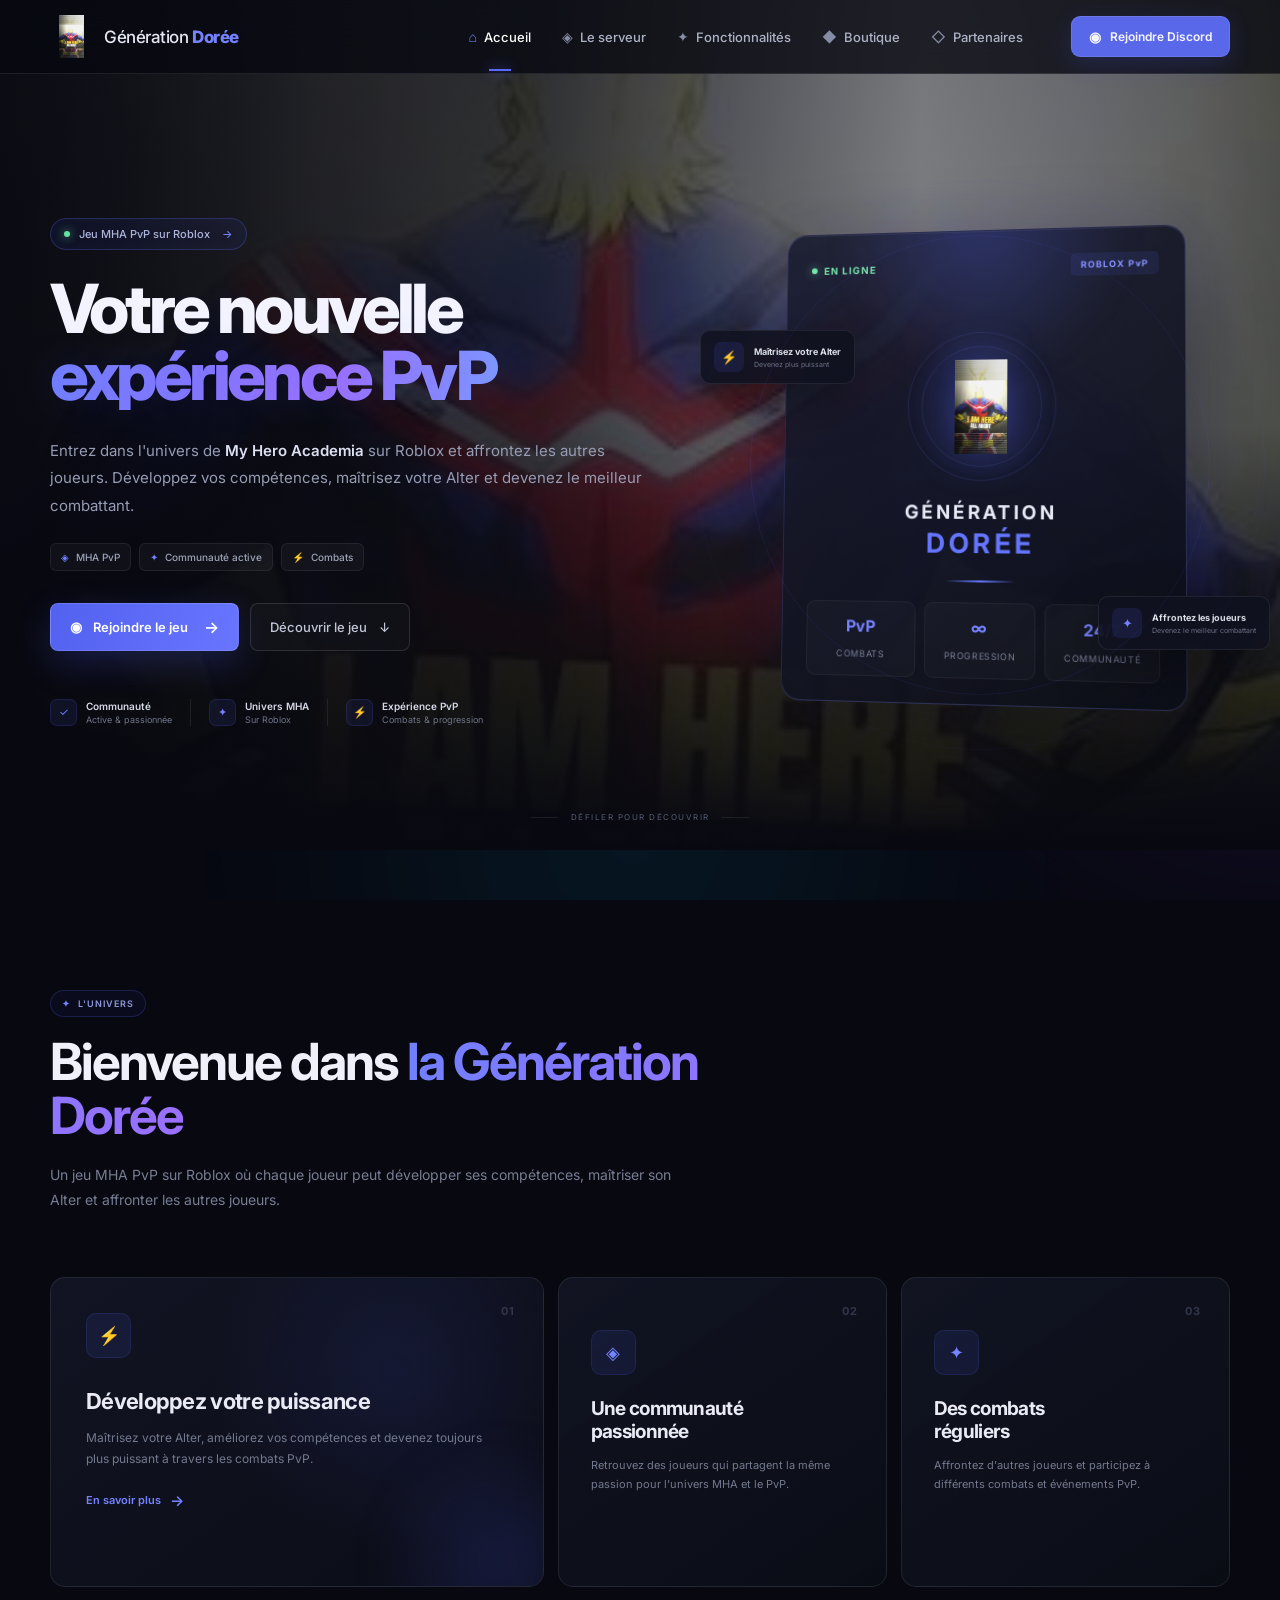
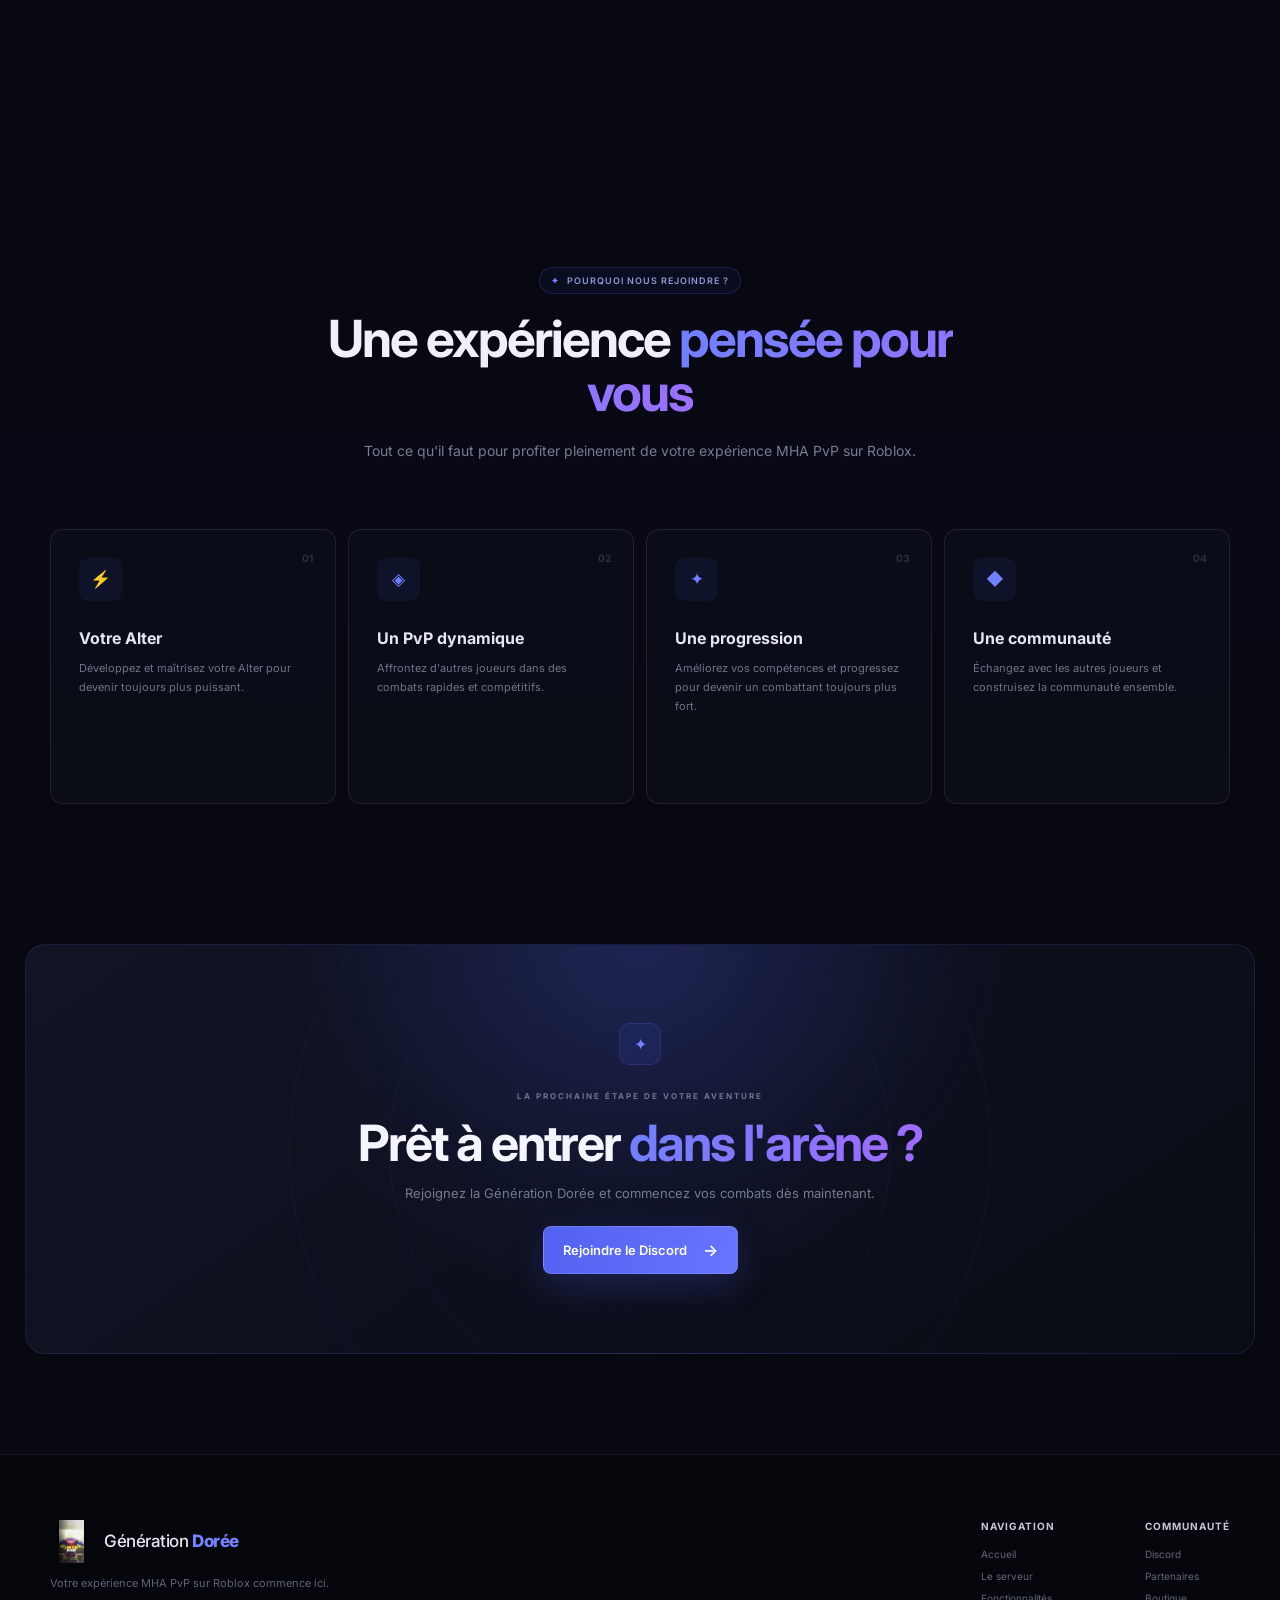
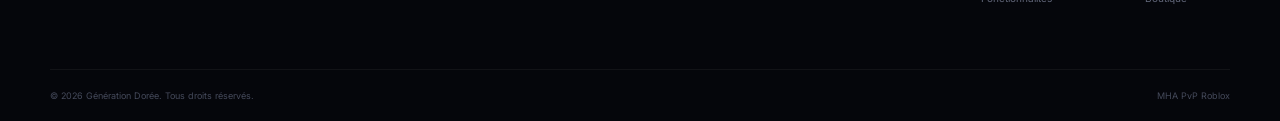
<file: index.html>
<!DOCTYPE html>
<html lang="fr">
<head>
    <meta charset="UTF-8">

    <meta name="viewport" content="width=device-width, initial-scale=1.0">

    <meta
        name="description"
        content="Génération Dorée — Jeu MHA PvP sur Roblox. Rejoignez la communauté et affrontez d'autres joueurs."
    >

    <title>Génération Dorée — MHA PvP</title>

    <link rel="stylesheet" href="css/style.css">

    <link
        rel="preconnect"
        href="https://fonts.googleapis.com"
    >

    <link
        rel="preconnect"
        href="https://fonts.googleapis.com"
        crossorigin
    >

    <link
        href="https://fonts.googleapis.com/css2?family=Inter:wght@400;500;600;700;800&display=swap"
        rel="stylesheet"
    >
</head>

<body>

    <!-- ==========================================
         BACKGROUND
    ========================================== -->

    <div class="background-effects">

        <div class="glow glow-blue"></div>
        <div class="glow glow-purple"></div>
        <div class="glow glow-cyan"></div>

        <div class="grid"></div>

    </div>


    <!-- ==========================================
         NAVBAR
    ========================================== -->

    <header class="navbar">

        <div class="navbar-container">

            <a href="index.html" class="brand">

                <div class="brand-logo">
                    <img
                        src="assets/fondacc/fondacc.png"
                        alt="Génération Dorée"
                    >
                </div>

                <div class="brand-name">
                    <span>Génération</span>
                    <strong>Dorée</strong>
                </div>

            </a>


            <nav class="nav-links">

                <a href="#accueil" class="nav-link active">
                    <span class="nav-icon">⌂</span>
                    Accueil
                </a>

                <a href="#serveur" class="nav-link">
                    <span class="nav-icon">◈</span>
                    Le serveur
                </a>

                <a href="#fonctionnalites" class="nav-link">
                    <span class="nav-icon">✦</span>
                    Fonctionnalités
                </a>

                <a href="abonnement.html" class="nav-link">
                    <span class="nav-icon">◆</span>
                    Boutique
                </a>

                <a href="partenaire.html" class="nav-link">
                    <span class="nav-icon">◇</span>
                    Partenaires
                </a>

            </nav>


            <div class="navbar-actions">

                <a
                    href="https://discord.gg/"
                    target="_blank"
                    class="discord-button"
                >
                    <span class="discord-icon">◉</span>
                    Rejoindre Discord
                </a>

            </div>


            <button
                class="mobile-menu-button"
                id="mobileMenuButton"
                aria-label="Ouvrir le menu"
            >
                <span></span>
                <span></span>
                <span></span>
            </button>

        </div>

    </header>


    <!-- ==========================================
         MOBILE MENU
    ========================================== -->

    <div class="mobile-menu" id="mobileMenu">

        <a href="#accueil">Accueil</a>
        <a href="#serveur">Le serveur</a>
        <a href="#fonctionnalites">Fonctionnalités</a>
        <a href="abonnement.html">Boutique</a>
        <a href="partenaire.html">Partenaires</a>

        <a
            href="https://discord.gg/"
            target="_blank"
            class="mobile-discord"
        >
            Rejoindre Discord
        </a>

    </div>


    <main>


        <!-- ==========================================
             HERO
        ========================================== -->

        <section class="hero" id="accueil">

            <div class="hero-content">


                <div class="hero-badge">

                    <span class="badge-dot"></span>

                    <span>
                        Jeu MHA PvP sur Roblox
                    </span>

                    <span class="badge-arrow">
                        →
                    </span>

                </div>


                <h1>

                    Votre nouvelle
                    <span>expérience PvP</span>

                </h1>


                <p class="hero-description">

                    Entrez dans l'univers de
                    <strong>My Hero Academia</strong>
                    sur Roblox et affrontez les autres joueurs.
                    Développez vos compétences, maîtrisez votre Alter
                    et devenez le meilleur combattant.

                </p>


                <div class="hero-tags">

                    <div class="hero-tag">
                        <span>◈</span>
                        MHA PvP
                    </div>

                    <div class="hero-tag">
                        <span>✦</span>
                        Communauté active
                    </div>

                    <div class="hero-tag">
                        <span>⚡</span>
                        Combats
                    </div>

                </div>


                <div class="hero-buttons">

                    <a
                        href="https://discord.gg/"
                        target="_blank"
                        class="primary-button"
                    >

                        <span class="button-icon">
                            ◉
                        </span>

                        Rejoindre le jeu

                        <span class="button-arrow">
                            →
                        </span>

                    </a>


                    <a
                        href="#serveur"
                        class="secondary-button"
                    >

                        Découvrir le jeu

                        <span>
                            ↓
                        </span>

                    </a>

                </div>


                <div class="hero-info">

                    <div class="info-item">

                        <div class="info-icon">
                            ✓
                        </div>

                        <div>
                            <strong>Communauté</strong>
                            <span>Active & passionnée</span>
                        </div>

                    </div>


                    <div class="info-separator"></div>


                    <div class="info-item">

                        <div class="info-icon">
                            ✦
                        </div>

                        <div>
                            <strong>Univers MHA</strong>
                            <span>Sur Roblox</span>
                        </div>

                    </div>


                    <div class="info-separator"></div>


                    <div class="info-item">

                        <div class="info-icon">
                            ⚡
                        </div>

                        <div>
                            <strong>Expérience PvP</strong>
                            <span>Combats & progression</span>
                        </div>

                    </div>

                </div>

            </div>


            <!-- HERO VISUAL -->

            <div class="hero-visual">

                <div class="visual-glow"></div>


                <div class="visual-card">

                    <div class="card-top">

                        <span class="card-status">
                            <i></i>
                            EN LIGNE
                        </span>

                        <span class="card-label">
                            ROBLOX PvP
                        </span>

                    </div>


                    <div class="visual-logo">

                        <img
                            src="assets/fondacc/fondacc.png"
                            alt="Logo MHA PvP"
                        >

                    </div>


                    <div class="visual-title">
                        GÉNÉRATION
                        <strong>DORÉE</strong>
                    </div>


                    <div class="visual-line"></div>


                    <div class="visual-stats">

                        <div>
                            <strong>PvP</strong>
                            <span>Combats</span>
                        </div>

                        <div>
                            <strong>∞</strong>
                            <span>Progression</span>
                        </div>

                        <div>
                            <strong>24/7</strong>
                            <span>Communauté</span>
                        </div>

                    </div>

                </div>


                <div class="floating-card floating-card-one">

                    <span class="floating-icon">
                        ⚡
                    </span>

                    <div>
                        <strong>Maîtrisez votre Alter</strong>
                        <small>Devenez plus puissant</small>
                    </div>

                </div>


                <div class="floating-card floating-card-two">

                    <span class="floating-icon">
                        ✦
                    </span>

                    <div>
                        <strong>Affrontez les joueurs</strong>
                        <small>Devenez le meilleur combattant</small>
                    </div>

                </div>


                <div class="visual-circle circle-one"></div>
                <div class="visual-circle circle-two"></div>

            </div>


            <div class="scroll-indicator">

                <span></span>

                <p>
                    Défiler pour découvrir
                </p>

                <span></span>

            </div>

        </section>


        <!-- ==========================================
             SERVER SECTION
        ========================================== -->

        <section class="server-section" id="serveur">

            <div class="section-container">


                <div class="section-heading">

                    <div class="section-badge">
                        <span>✦</span>
                        L'univers
                    </div>

                    <h2>
                        Bienvenue dans
                        <span>la Génération Dorée</span>
                    </h2>

                    <p>
                        Un jeu MHA PvP sur Roblox où chaque joueur
                        peut développer ses compétences, maîtriser
                        son Alter et affronter les autres joueurs.
                    </p>

                </div>


                <div class="server-grid">


                    <div class="server-main-card">

                        <div class="server-card-glow"></div>

                        <div class="server-card-content">

                            <div class="server-icon">
                                ⚡
                            </div>

                            <span class="server-number">
                                01
                            </span>

                            <h3>
                                Développez votre puissance
                            </h3>

                            <p>
                                Maîtrisez votre Alter, améliorez vos
                                compétences et devenez toujours plus
                                puissant à travers les combats PvP.
                            </p>

                            <a href="#" class="card-link">
                                En savoir plus
                                <span>→</span>
                            </a>

                        </div>

                    </div>


                    <div class="server-card">

                        <span class="card-number">
                            02
                        </span>

                        <div class="small-card-icon">
                            ◈
                        </div>

                        <h3>
                            Une communauté
                            <br>
                            passionnée
                        </h3>

                        <p>
                            Retrouvez des joueurs qui partagent
                            la même passion pour l'univers MHA
                            et le PvP.
                        </p>

                    </div>


                    <div class="server-card">

                        <span class="card-number">
                            03
                        </span>

                        <div class="small-card-icon">
                            ✦
                        </div>

                        <h3>
                            Des combats
                            <br>
                            réguliers
                        </h3>

                        <p>
                            Affrontez d'autres joueurs et participez
                            à différents combats et événements PvP.
                        </p>

                    </div>


                </div>

            </div>

        </section>


        <!-- ==========================================
             FEATURES
        ========================================== -->

        <section
            class="features-section"
            id="fonctionnalites"
        >

            <div class="section-container">


                <div class="section-heading center">

                    <div class="section-badge">
                        <span>✦</span>
                        Pourquoi nous rejoindre ?
                    </div>

                    <h2>
                        Une expérience
                        <span>pensée pour vous</span>
                    </h2>

                    <p>
                        Tout ce qu'il faut pour profiter pleinement
                        de votre expérience MHA PvP sur Roblox.
                    </p>

                </div>


                <div class="features-grid">


                    <article class="feature-card">

                        <div class="feature-number">
                            01
                        </div>

                        <div class="feature-icon">
                            ⚡
                        </div>

                        <h3>
                            Votre Alter
                        </h3>

                        <p>
                            Développez et maîtrisez votre Alter
                            pour devenir toujours plus puissant.
                        </p>

                        <div class="feature-line"></div>

                    </article>


                    <article class="feature-card">

                        <div class="feature-number">
                            02
                        </div>

                        <div class="feature-icon">
                            ◈
                        </div>

                        <h3>
                            Un PvP dynamique
                        </h3>

                        <p>
                            Affrontez d'autres joueurs dans des
                            combats rapides et compétitifs.
                        </p>

                        <div class="feature-line"></div>

                    </article>


                    <article class="feature-card">

                        <div class="feature-number">
                            03
                        </div>

                        <div class="feature-icon">
                            ✦
                        </div>

                        <h3>
                            Une progression
                        </h3>

                        <p>
                            Améliorez vos compétences et progressez
                            pour devenir un combattant toujours plus fort.
                        </p>

                        <div class="feature-line"></div>

                    </article>


                    <article class="feature-card">

                        <div class="feature-number">
                            04
                        </div>

                        <div class="feature-icon">
                            ◆
                        </div>

                        <h3>
                            Une communauté
                        </h3>

                        <p>
                            Échangez avec les autres joueurs et
                            construisez la communauté ensemble.
                        </p>

                        <div class="feature-line"></div>

                    </article>


                </div>

            </div>

        </section>


        <!-- ==========================================
             CTA
        ========================================== -->

        <section class="cta-section">

            <div class="cta-glow"></div>

            <div class="cta-content">

                <div class="cta-icon">
                    ✦
                </div>

                <span class="cta-label">
                    LA PROCHAINE ÉTAPE DE VOTRE AVENTURE
                </span>

                <h2>
                    Prêt à entrer
                    <span>dans l'arène ?</span>
                </h2>

                <p>
                    Rejoignez la Génération Dorée et
                    commencez vos combats dès maintenant.
                </p>

                <a
                    href="https://discord.gg/"
                    target="_blank"
                    class="primary-button"
                >
                    Rejoindre le Discord
                    <span class="button-arrow">→</span>
                </a>

            </div>

        </section>


    </main>


    <!-- ==========================================
         FOOTER
    ========================================== -->

    <footer class="footer">

        <div class="footer-container">


            <div class="footer-brand">

                <a href="index.html" class="brand">

                    <div class="brand-logo">

                        <img
                            src="assets/fondacc/fondacc.png"
                            alt="Génération Dorée"
                        >

                    </div>

                    <div class="brand-name">
                        <span>Génération</span>
                        <strong>Dorée</strong>
                    </div>

                </a>

                <p>
                    Votre expérience MHA PvP sur Roblox commence ici.
                </p>

            </div>


            <div class="footer-links">

                <div class="footer-column">

                    <h4>
                        Navigation
                    </h4>

                    <a href="#accueil">
                        Accueil
                    </a>

                    <a href="#serveur">
                        Le serveur
                    </a>

                    <a href="#fonctionnalites">
                        Fonctionnalités
                    </a>

                </div>


                <div class="footer-column">

                    <h4>
                        Communauté
                    </h4>

                    <a
                        href="https://discord.gg/pvt6qKs8Nn"
                        target="_blank"
                    >
                        Discord
                    </a>

                    <a href="partenaire.html">
                        Partenaires
                    </a>

                    <a href="abonnement.html">
                        Boutique
                    </a>

                </div>

            </div>

        </div>


        <div class="footer-bottom">

            <span>
                © 2026 Génération Dorée. Tous droits réservés.
            </span>

            <span>
                MHA PvP Roblox
            </span>

        </div>

    </footer>


    <script src="js/script.js"></script>

</body>
</html>
</file>
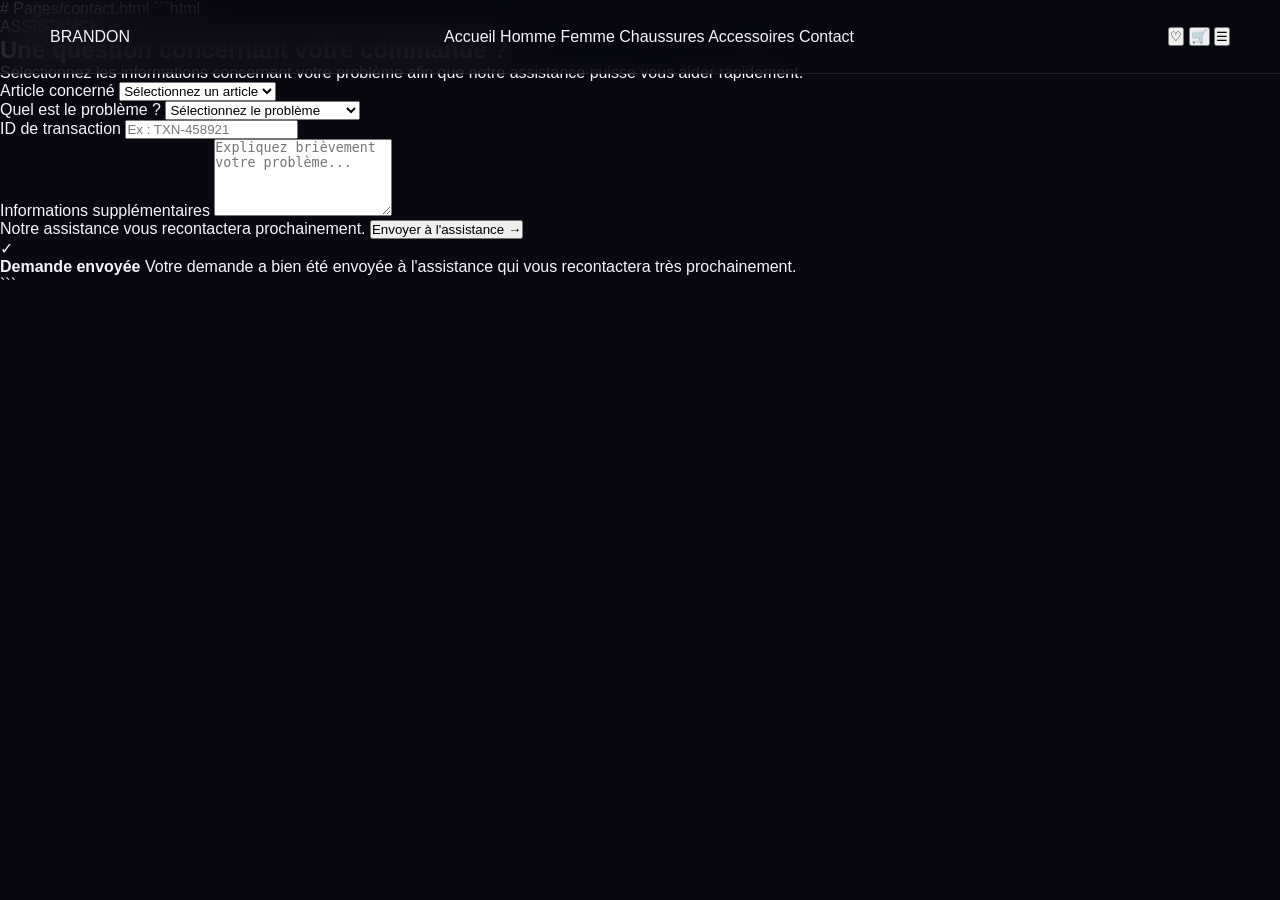
<file: Pages/Pagescontact.html>
# Pages/contact.html

```html
<!DOCTYPE html>
<html lang="fr">

<head>

    <meta charset="UTF-8">

    <meta
        name="viewport"
        content="width=device-width, initial-scale=1.0"
    >

    <title>Assistance — Boutique de Brandon</title>

    <link
        rel="stylesheet"
        href="../css/style.css"
    >

</head>


<body class="contact-page">


    <!-- ==========================================
         NAVIGATION
    =========================================== -->

    <header class="navbar">

        <div class="navbar-container">

            <a
                href="../index.html"
                class="logo"
            >
                BRANDON
            </a>


            <nav class="navigation">

                <a href="../index.html">
                    Accueil
                </a>

                <a href="homme.html">
                    Homme
                </a>

                <a href="femme.html">
                    Femme
                </a>

                <a href="chaussures.html">
                    Chaussures
                </a>

                <a href="accessoires.html">
                    Accessoires
                </a>

                <a
                    href="contact.html"
                    class="active"
                >
                    Contact
                </a>

            </nav>


            <div class="nav-icons">

                <button
                    type="button"
                    class="icon-button"
                    aria-label="Favoris"
                >
                    ♡
                </button>

                <button
                    type="button"
                    class="icon-button"
                    aria-label="Panier"
                >
                    🛒
                </button>

                <button
                    type="button"
                    class="icon-button menu-button"
                    aria-label="Menu"
                >
                    ☰
                </button>

            </div>

        </div>

    </header>



    <!-- ==========================================
         ASSISTANCE
    =========================================== -->

    <main class="contact-main">

        <section class="contact-card">


            <!-- EN-TÊTE -->

            <div class="contact-header">

                <span class="contact-label">
                    ASSISTANCE
                </span>

                <h1>
                    Une question concernant votre commande ?
                </h1>

                <p>
                    Sélectionnez les informations concernant
                    votre problème afin que notre assistance
                    puisse vous aider rapidement.
                </p>

            </div>



            <!-- FORMULAIRE -->

            <form
                id="assistanceForm"
                class="assistance-form"
            >


                <!-- ARTICLE -->

                <div class="form-group">

                    <label for="article">
                        Article concerné
                    </label>

                    <select
                        id="article"
                        name="article"
                        required
                    >

                        <option
                            value=""
                            disabled
                            selected
                        >
                            Sélectionnez un article
                        </option>

                        <option value="vetement-homme">
                            Vêtement homme
                        </option>

                        <option value="vetement-femme">
                            Vêtement femme
                        </option>

                        <option value="chaussures">
                            Chaussures
                        </option>

                        <option value="accessoire">
                            Accessoire
                        </option>

                        <option value="autre">
                            Autre article
                        </option>

                    </select>

                </div>



                <!-- PROBLEME -->

                <div class="form-group">

                    <label for="problem">
                        Quel est le problème ?
                    </label>

                    <select
                        id="problem"
                        name="problem"
                        required
                    >

                        <option
                            value=""
                            disabled
                            selected
                        >
                            Sélectionnez le problème
                        </option>

                        <option value="livraison">
                            Problème de livraison
                        </option>

                        <option value="paiement">
                            Problème de paiement
                        </option>

                        <option value="article">
                            Problème avec l'article
                        </option>

                        <option value="commande">
                            Problème avec la commande
                        </option>

                        <option value="remboursement">
                            Problème de remboursement
                        </option>

                        <option value="autre">
                            Autre problème
                        </option>

                    </select>

                </div>



                <!-- ID TRANSACTION -->

                <div class="form-group">

                    <label for="transaction">
                        ID de transaction
                    </label>

                    <input
                        type="text"
                        id="transaction"
                        name="transaction"
                        placeholder="Ex : TXN-458921"
                        autocomplete="off"
                        required
                    >

                </div>



                <!-- DESCRIPTION -->

                <div class="form-group">

                    <label for="message">
                        Informations supplémentaires
                    </label>

                    <textarea
                        id="message"
                        name="message"
                        placeholder="Expliquez brièvement votre problème..."
                        rows="5"
                    ></textarea>

                </div>



                <!-- BOUTON -->

                <div class="form-footer">

                    <span class="form-info">
                        Notre assistance vous recontactera
                        prochainement.
                    </span>

                    <button
                        type="submit"
                        class="submit-button"
                    >
                        Envoyer à l'assistance
                        <span>→</span>
                    </button>

                </div>


            </form>

        </section>

    </main>



    <!-- ==========================================
         NOTIFICATION
    =========================================== -->

    <div
        id="successNotification"
        class="success-notification"
    >

        <div class="success-icon">
            ✓
        </div>

        <div class="success-text">

            <strong>
                Demande envoyée
            </strong>

            <span>
                Votre demande a bien été envoyée à l'assistance
                qui vous recontactera très prochainement.
            </span>

        </div>

    </div>



    <!-- ==========================================
         JAVASCRIPT
    =========================================== -->

    <script src="../js/script.js"></script>

</body>

</html>
```
</file>
<file: css/style.css>
/* ==========================================
   RESET
========================================== */

* {
    margin: 0;
    padding: 0;
    box-sizing: border-box;
}

html {
    scroll-behavior: smooth;
}

body {
    font-family: "Inter", Arial, Helvetica, sans-serif;
    background: #070810;
    color: #f4f5ff;
    overflow-x: hidden;
}

a {
    color: inherit;
    text-decoration: none;
}

button,
a {
    -webkit-tap-highlight-color: transparent;
}

img {
    max-width: 100%;
    display: block;
}


/* ==========================================
   VARIABLES
========================================== */

:root {
    --background: #070810;
    --background-secondary: #0b0d17;
    --surface: #10121d;
    --surface-light: #151827;

    --blue: #5968ff;
    --blue-light: #7482ff;
    --purple: #8d5cff;
    --cyan: #35d7ff;

    --text: #f5f6ff;
    --text-secondary: #a9aec3;
    --text-muted: #6d7288;

    --border: rgba(255, 255, 255, 0.09);
    --container: 1180px;
}


/* ==========================================
   BACKGROUND
========================================== */

.background-effects {
    position: fixed;
    inset: 0;
    pointer-events: none;
    overflow: hidden;
    z-index: -1;

    background:
        radial-gradient(
            circle at 50% -20%,
            rgba(81, 89, 255, 0.13),
            transparent 42%
        ),
        #070810;
}

.grid {
    position: absolute;
    inset: 0;

    background-image:
        linear-gradient(
            rgba(255, 255, 255, 0.025) 1px,
            transparent 1px
        ),
        linear-gradient(
            90deg,
            rgba(255, 255, 255, 0.025) 1px,
            transparent 1px
        );

    background-size: 80px 80px;

    mask-image: linear-gradient(
        to bottom,
        black,
        transparent 80%
    );
}

.glow {
    position: absolute;

    width: 500px;
    height: 500px;

    border-radius: 50%;

    filter: blur(130px);
    opacity: 0.16;
}

.glow-blue {
    top: 15%;
    left: -250px;

    background: #3f58ff;
}

.glow-purple {
    top: 35%;
    right: -250px;

    background: #8a3dff;
}

.glow-cyan {
    top: 65%;
    left: 30%;

    background: #00bfff;
    opacity: 0.08;
}


/* ==========================================
   NAVBAR
========================================== */

.navbar {
    position: fixed;
    top: 0;
    left: 0;

    width: 100%;
    height: 74px;

    z-index: 1000;

    background: rgba(7, 8, 16, 0.78);

    border-bottom:
        1px solid var(--border);

    backdrop-filter: blur(20px);
    -webkit-backdrop-filter: blur(20px);
}

.navbar-container {
    width: min(
        calc(100% - 50px),
        var(--container)
    );

    height: 100%;

    margin: auto;

    display: flex;
    align-items: center;
    justify-content: space-between;
}


/* ==========================================
   BRAND
========================================== */

.brand {
    display: flex;
    align-items: center;

    gap: 11px;

    flex-shrink: 0;
}

.brand-logo {
    width: 43px;
    height: 43px;

    display: flex;
    align-items: center;
    justify-content: center;
}

.brand-logo img {
    width: 100%;
    height: 100%;

    object-fit: contain;
}

.brand-name {
    display: flex;
    align-items: baseline;

    gap: 4px;

    font-size: 17px;
    letter-spacing: -0.5px;
}

.brand-name span {
    font-weight: 500;
    color: #e4e6f2;
}

.brand-name strong {
    color: var(--blue-light);
    font-weight: 800;
}


/* ==========================================
   NAV LINKS
========================================== */

.nav-links {
    display: flex;
    align-items: center;

    gap: 5px;

    margin-left: auto;
    margin-right: 35px;
}

.nav-link {
    position: relative;

    display: flex;
    align-items: center;

    gap: 7px;

    padding: 10px 13px;

    border-radius: 9px;

    color: #aeb2c5;

    font-size: 13px;
    font-weight: 500;

    transition:
        color 0.25s ease,
        background 0.25s ease;
}

.nav-link:hover {
    color: white;
    background: rgba(255, 255, 255, 0.05);
}

.nav-link.active {
    color: white;
}

.nav-link.active::after {
    content: "";

    position: absolute;

    bottom: -16px;
    left: 50%;

    width: 22px;
    height: 2px;

    transform: translateX(-50%);

    background: var(--blue);

    box-shadow:
        0 0 12px rgba(89, 104, 255, 0.8);
}

.nav-icon {
    color: #858ca5;
    font-size: 14px;
}

.nav-link:hover .nav-icon,
.nav-link.active .nav-icon {
    color: var(--blue-light);
}


/* ==========================================
   DISCORD BUTTON
========================================== */

.discord-button {
    display: flex;
    align-items: center;

    gap: 9px;

    padding: 11px 17px;

    border-radius: 9px;

    background: #5968e9;

    border:
        1px solid rgba(255, 255, 255, 0.1);

    font-size: 12px;
    font-weight: 600;

    box-shadow:
        0 7px 25px rgba(74, 88, 255, 0.18);

    transition:
        transform 0.25s ease,
        background 0.25s ease,
        box-shadow 0.25s ease;
}

.discord-button:hover {
    transform: translateY(-2px);

    background: #6675ff;

    box-shadow:
        0 10px 35px rgba(74, 88, 255, 0.32);
}

.discord-icon {
    font-size: 14px;
}


/* ==========================================
   MOBILE BUTTON
========================================== */

.mobile-menu-button {
    display: none;

    width: 43px;
    height: 43px;

    border:
        1px solid var(--border);

    border-radius: 9px;

    background:
        rgba(255, 255, 255, 0.04);

    cursor: pointer;

    flex-direction: column;

    align-items: center;
    justify-content: center;

    gap: 5px;
}

.mobile-menu-button span {
    width: 19px;
    height: 2px;

    border-radius: 2px;

    background: white;

    transition: 0.25s ease;
}


/* ==========================================
   MOBILE MENU
========================================== */

.mobile-menu {
    display: none;

    position: fixed;

    top: 74px;
    left: 15px;
    right: 15px;

    padding: 15px;

    background:
        rgba(12, 14, 24, 0.97);

    border:
        1px solid var(--border);

    border-radius: 14px;

    z-index: 999;

    box-shadow:
        0 25px 70px rgba(0, 0, 0, 0.4);
}

.mobile-menu.open {
    display: flex;
    flex-direction: column;

    gap: 5px;
}

.mobile-menu a {
    padding: 13px 15px;

    border-radius: 8px;

    color: #b5b9ca;

    font-size: 14px;
}

.mobile-menu a:hover {
    color: white;

    background:
        rgba(255, 255, 255, 0.05);
}

.mobile-menu .mobile-discord {
    margin-top: 8px;

    text-align: center;

    color: white;

    background: var(--blue);
}


/* ==========================================
   HERO
========================================== */

.hero {
    position: relative;

    min-height: 850px;

    padding-top: 74px;

    display: flex;
    align-items: center;

    overflow: hidden;

    background:
        linear-gradient(
            90deg,
            rgba(7, 8, 16, 0.94) 0%,
            rgba(7, 8, 16, 0.78) 42%,
            rgba(7, 8, 16, 0.38) 72%,
            rgba(7, 8, 16, 0.58) 100%
        ),
        linear-gradient(
            180deg,
            rgba(7, 8, 16, 0.25) 0%,
            rgba(7, 8, 16, 0.15) 50%,
            #070810 100%
        ),
        url("../assets/fondacc/fondacc.png");

    background-size: cover;
    background-position: center;
    background-repeat: no-repeat;
}

.hero-content {
    position: relative;

    z-index: 5;

    width: min(
        650px,
        52%
    );

    margin-left:
        max(
            25px,
            calc(
                (100vw - var(--container)) / 2
            )
        );

    padding-top: 20px;
}


/* ==========================================
   HERO BADGE
========================================== */

.hero-badge {
    width: fit-content;

    display: flex;
    align-items: center;

    gap: 9px;

    padding: 8px 13px;

    margin-bottom: 25px;

    border:
        1px solid rgba(98, 113, 255, 0.25);

    border-radius: 100px;

    background:
        rgba(77, 89, 255, 0.07);

    color: #aeb5db;

    font-size: 11px;
    font-weight: 500;

    box-shadow:
        inset 0 0 20px rgba(75, 90, 255, 0.04);
}

.badge-dot {
    width: 6px;
    height: 6px;

    border-radius: 50%;

    background: #65e2a0;

    box-shadow:
        0 0 10px rgba(101, 226, 160, 0.8);
}

.badge-arrow {
    margin-left: 3px;
    color: var(--blue-light);
}


/* ==========================================
   HERO TITLE
========================================== */

.hero h1 {
    max-width: 720px;

    font-size:
        clamp(
            48px,
            5.3vw,
            78px
        );

    line-height: 0.99;

    letter-spacing: -3.8px;

    font-weight: 800;

    color: #f2f3ff;
}

.hero h1 span {
    display: block;

    color: transparent;

    background:
        linear-gradient(
            100deg,
            #7280ff 0%,
            #9c73ff 45%,
            #5bc9ff 100%
        );

    -webkit-background-clip: text;
    background-clip: text;

    text-shadow:
        0 0 45px rgba(86, 100, 255, 0.15);
}


/* ==========================================
   HERO DESCRIPTION
========================================== */

.hero-description {
    max-width: 610px;

    margin-top: 27px;

    color: #969cb3;

    font-size: 15px;

    line-height: 1.85;
}

.hero-description strong {
    color: #dce0f3;
    font-weight: 600;
}


/* ==========================================
   HERO TAGS
========================================== */

.hero-tags {
    display: flex;
    flex-wrap: wrap;

    gap: 8px;

    margin-top: 23px;
}

.hero-tag {
    display: flex;
    align-items: center;

    gap: 7px;

    padding: 7px 10px;

    border-radius: 6px;

    background:
        rgba(255, 255, 255, 0.035);

    border:
        1px solid rgba(255, 255, 255, 0.07);

    color: #9da3b8;

    font-size: 10px;
    font-weight: 500;
}

.hero-tag span {
    color: var(--blue-light);
}


/* ==========================================
   HERO BUTTONS
========================================== */

.hero-buttons {
    display: flex;
    align-items: center;

    gap: 11px;

    margin-top: 32px;
}

.primary-button {
    min-height: 48px;

    display: inline-flex;

    align-items: center;
    justify-content: center;

    gap: 11px;

    padding: 0 19px;

    border-radius: 8px;

    background:
        linear-gradient(
            110deg,
            #5261ef,
            #6875ff
        );

    border:
        1px solid rgba(255, 255, 255, 0.14);

    color: white;

    font-size: 13px;
    font-weight: 600;

    box-shadow:
        0 12px 35px rgba(76, 89, 255, 0.22);

    transition:
        transform 0.25s ease,
        box-shadow 0.25s ease,
        filter 0.25s ease;
}

.primary-button:hover {
    transform: translateY(-3px);

    filter: brightness(1.08);

    box-shadow:
        0 17px 45px rgba(76, 89, 255, 0.34);
}

.button-icon {
    font-size: 14px;
}

.button-arrow {
    margin-left: 5px;
    font-size: 16px;
}

.secondary-button {
    min-height: 48px;

    display: inline-flex;

    align-items: center;
    justify-content: center;

    gap: 12px;

    padding: 0 19px;

    border:
        1px solid rgba(255, 255, 255, 0.12);

    border-radius: 8px;

    background:
        rgba(255, 255, 255, 0.025);

    color: #c1c5d5;

    font-size: 13px;
    font-weight: 500;

    transition:
        border-color 0.25s ease,
        background 0.25s ease,
        color 0.25s ease;
}

.secondary-button:hover {
    color: white;

    border-color:
        rgba(115, 127, 255, 0.35);

    background:
        rgba(88, 101, 255, 0.08);
}


/* ==========================================
   HERO INFO
========================================== */

.hero-info {
    display: flex;
    align-items: center;

    margin-top: 48px;
}

.info-item {
    display: flex;
    align-items: center;

    gap: 9px;
}

.info-icon {
    width: 27px;
    height: 27px;

    display: flex;

    align-items: center;
    justify-content: center;

    border-radius: 7px;

    background:
        rgba(88, 103, 255, 0.09);

    border:
        1px solid rgba(88, 103, 255, 0.16);

    color: var(--blue-light);

    font-size: 11px;
}

.info-item div:last-child {
    display: flex;
    flex-direction: column;

    gap: 2px;
}

.info-item strong {
    font-size: 10px;
    font-weight: 600;

    color: #d5d8e5;
}

.info-item span {
    font-size: 9px;
    color: #6f7488;
}

.info-separator {
    width: 1px;
    height: 27px;

    margin: 0 18px;

    background:
        rgba(255, 255, 255, 0.08);
}


/* ==========================================
   HERO VISUAL
========================================== */

.hero-visual {
    position: absolute;

    top: 50%;

    right:
        max(
            20px,
            calc(
                (100vw - var(--container)) / 2 - 70px
            )
        );

    width: 560px;
    height: 570px;

    transform: translateY(-43%);

    display: flex;

    align-items: center;
    justify-content: center;
}

.visual-glow {
    position: absolute;

    width: 390px;
    height: 390px;

    border-radius: 50%;

    background:
        radial-gradient(
            circle,
            rgba(79, 93, 255, 0.28),
            rgba(108, 65, 255, 0.1) 40%,
            transparent 70%
        );

    filter: blur(30px);

    animation:
        pulseGlow
        5s
        ease-in-out
        infinite;
}

@keyframes pulseGlow {

    0%,
    100% {
        transform: scale(0.95);
        opacity: 0.7;
    }

    50% {
        transform: scale(1.08);
        opacity: 1;
    }
}


/* ==========================================
   VISUAL CARD
========================================== */

.visual-card {
    position: relative;

    width: 405px;
    min-height: 465px;

    padding: 25px;

    border-radius: 20px;

    border:
        1px solid rgba(130, 140, 255, 0.2);

    background:
        linear-gradient(
            145deg,
            rgba(25, 28, 49, 0.9),
            rgba(11, 13, 23, 0.95)
        );

    box-shadow:
        0 40px 100px rgba(0, 0, 0, 0.5),
        0 0 70px rgba(73, 86, 255, 0.12),
        inset 0 1px 0 rgba(255, 255, 255, 0.06);

    transform:
        perspective(1000px)
        rotateY(-7deg)
        rotateX(3deg);

    overflow: hidden;

    animation:
        floatingCard
        6s
        ease-in-out
        infinite;
}

@keyframes floatingCard {

    0%,
    100% {
        transform:
            perspective(1000px)
            rotateY(-7deg)
            rotateX(3deg)
            translateY(0);
    }

    50% {
        transform:
            perspective(1000px)
            rotateY(-7deg)
            rotateX(3deg)
            translateY(-12px);
    }
}

.visual-card::before {
    content: "";

    position: absolute;

    top: -150px;
    left: 50%;

    width: 300px;
    height: 300px;

    transform:
        translateX(-50%);

    border-radius: 50%;

    background:
        radial-gradient(
            circle,
            rgba(86, 101, 255, 0.25),
            transparent 70%
        );

    filter: blur(15px);
}

.card-top {
    position: relative;

    display: flex;

    justify-content: space-between;
    align-items: center;
}

.card-status {
    display: flex;
    align-items: center;

    gap: 7px;

    color: #77e6a9;

    font-size: 10px;
    font-weight: 700;

    letter-spacing: 1px;
}

.card-status i {
    width: 6px;
    height: 6px;

    border-radius: 50%;

    background: #77e6a9;

    box-shadow:
        0 0 10px rgba(119, 230, 169, 0.7);
}

.card-label {
    padding: 6px 10px;

    border-radius: 5px;

    background:
        rgba(92, 105, 255, 0.1);

    color: #8791ff;

    font-size: 9px;
    font-weight: 700;

    letter-spacing: 1px;
}


/* ==========================================
   VISUAL LOGO
========================================== */

.visual-logo {
    position: relative;

    width: 150px;
    height: 150px;

    margin:
        55px auto
        20px;

    display: flex;

    align-items: center;
    justify-content: center;

    border-radius: 50%;

    background:
        radial-gradient(
            circle,
            rgba(78, 91, 255, 0.15),
            rgba(78, 91, 255, 0.02) 65%,
            transparent 70%
        );

    border:
        1px solid rgba(100, 114, 255, 0.14);
}

.visual-logo::before {
    content: "";

    position: absolute;

    inset: 13px;

    border:
        1px solid rgba(110, 123, 255, 0.14);

    border-radius: 50%;
}

.visual-logo img {
    position: relative;

    width: 95px;
    height: 95px;

    object-fit: contain;

    filter:
        drop-shadow(
            0 0 20px rgba(85, 103, 255, 0.35)
        );
}


/* ==========================================
   VISUAL TITLE
========================================== */

.visual-title {
    position: relative;

    text-align: center;

    font-size: 19px;
    font-weight: 700;

    letter-spacing: 3px;

    color: #e8e9f5;
}

.visual-title strong {
    display: block;

    margin-top: 3px;

    color: #6575ff;

    font-size: 27px;

    letter-spacing: 4px;
}

.visual-line {
    width: 70px;
    height: 2px;

    margin: 20px auto;

    background:
        linear-gradient(
            90deg,
            transparent,
            #6677ff,
            transparent
        );
}

.visual-stats {
    position: relative;

    display: grid;

    grid-template-columns:
        repeat(3, 1fr);

    gap: 9px;

    margin-top: 12px;
}

.visual-stats div {
    padding: 14px 7px;

    text-align: center;

    border-radius: 9px;

    background:
        rgba(255, 255, 255, 0.025);

    border:
        1px solid rgba(255, 255, 255, 0.05);
}

.visual-stats strong {
    display: block;

    margin-bottom: 5px;

    color: #7582ff;

    font-size: 16px;
}

.visual-stats span {
    color: #777d94;

    font-size: 9px;

    text-transform: uppercase;

    letter-spacing: 0.6px;
}


/* ==========================================
   FLOATING CARDS
========================================== */

.floating-card {
    position: absolute;

    display: flex;
    align-items: center;

    gap: 10px;

    padding: 11px 13px;

    border-radius: 10px;

    background:
        rgba(16, 18, 31, 0.88);

    border:
        1px solid rgba(255, 255, 255, 0.08);

    backdrop-filter: blur(15px);

    box-shadow:
        0 20px 50px rgba(0, 0, 0, 0.35);
}

.floating-card-one {
    left: 0;
    top: 150px;

    animation:
        floatingOne
        5s
        ease-in-out
        infinite;
}

.floating-card-two {
    right: -10px;
    bottom: 100px;

    animation:
        floatingTwo
        5.5s
        ease-in-out
        infinite;
}

@keyframes floatingOne {

    0%,
    100% {
        transform: translateY(0);
    }

    50% {
        transform: translateY(-10px);
    }
}

@keyframes floatingTwo {

    0%,
    100% {
        transform: translateY(0);
    }

    50% {
        transform: translateY(10px);
    }
}

.floating-icon {
    width: 30px;
    height: 30px;

    display: flex;

    align-items: center;
    justify-content: center;

    border-radius: 7px;

    background:
        rgba(83, 99, 255, 0.12);

    color: #7483ff;

    font-size: 13px;
}

.floating-card div {
    display: flex;

    flex-direction: column;

    gap: 3px;
}

.floating-card strong {
    font-size: 9px;
    color: #dfe1eb;
}

.floating-card small {
    font-size: 7px;
    color: #6f7487;
}


/* ==========================================
   CIRCLES
========================================== */

.visual-circle {
    position: absolute;

    border-radius: 50%;

    border:
        1px solid rgba(97, 111, 255, 0.1);
}

.circle-one {
    width: 460px;
    height: 460px;
}

.circle-two {
    width: 570px;
    height: 570px;

    border-color:
        rgba(97, 111, 255, 0.05);
}


/* ==========================================
   SCROLL INDICATOR
========================================== */

.scroll-indicator {
    position: absolute;

    bottom: 28px;
    left: 50%;

    transform:
        translateX(-50%);

    display: flex;
    align-items: center;

    gap: 12px;

    color: #555b70;

    font-size: 8px;

    text-transform: uppercase;

    letter-spacing: 1.5px;
}

.scroll-indicator span {
    width: 28px;
    height: 1px;

    background:
        rgba(255, 255, 255, 0.08);
}


/* ==========================================
   SECTIONS GLOBAL
========================================== */

.server-section,
.features-section {
    position: relative;

    padding: 140px 25px;
}

.section-container {
    width: min(
        100%,
        var(--container)
    );

    margin: auto;
}

.section-heading {
    max-width: 650px;

    margin-bottom: 65px;
}

.section-heading.center {
    margin-left: auto;
    margin-right: auto;

    text-align: center;
}

.section-badge {
    width: fit-content;

    display: inline-flex;
    align-items: center;

    gap: 7px;

    margin-bottom: 18px;

    padding: 7px 11px;

    border:
        1px solid rgba(98, 113, 255, 0.2);

    border-radius: 100px;

    background:
        rgba(75, 88, 255, 0.06);

    color: #8f99d8;

    font-size: 9px;
    font-weight: 600;

    text-transform: uppercase;

    letter-spacing: 1px;
}

.section-heading.center .section-badge {
    margin-left: auto;
    margin-right: auto;
}

.section-badge span {
    color: var(--blue-light);
}

.section-heading h2 {
    font-size:
        clamp(
            35px,
            4vw,
            52px
        );

    line-height: 1.05;

    letter-spacing: -2px;

    color: #eff0fa;
}

.section-heading h2 span {
    color: transparent;

    background:
        linear-gradient(
            100deg,
            #7080ff,
            #9b6fff
        );

    -webkit-background-clip: text;
    background-clip: text;
}

.section-heading p {
    margin-top: 19px;

    color: #777d92;

    font-size: 14px;

    line-height: 1.8;
}


/* ==========================================
   SERVER GRID
========================================== */

.server-grid {
    display: grid;

    grid-template-columns:
        1.5fr
        1fr
        1fr;

    gap: 14px;
}

.server-main-card,
.server-card {
    position: relative;

    min-height: 310px;

    overflow: hidden;

    border-radius: 15px;

    border:
        1px solid var(--border);

    background:
        linear-gradient(
            145deg,
            rgba(19, 22, 37, 0.85),
            rgba(11, 13, 22, 0.95)
        );

    transition:
        transform 0.3s ease,
        border-color 0.3s ease;
}

.server-main-card:hover,
.server-card:hover {
    transform: translateY(-5px);

    border-color:
        rgba(101, 115, 255, 0.24);
}

.server-main-card {
    background:
        radial-gradient(
            circle at 70% 30%,
            rgba(81, 95, 255, 0.1),
            transparent 45%
        ),
        linear-gradient(
            145deg,
            rgba(19, 22, 37, 0.9),
            rgba(11, 13, 22, 0.95)
        );
}

.server-card-glow {
    position: absolute;

    width: 250px;
    height: 250px;

    right: -80px;
    bottom: -100px;

    border-radius: 50%;

    background:
        radial-gradient(
            circle,
            rgba(77, 92, 255, 0.18),
            transparent 70%
        );

    filter: blur(20px);
}

.server-card-content {
    position: relative;

    height: 100%;

    padding: 35px;
}

.server-icon,
.small-card-icon {
    width: 45px;
    height: 45px;

    display: flex;

    align-items: center;
    justify-content: center;

    border-radius: 10px;

    background:
        rgba(83, 98, 255, 0.1);

    border:
        1px solid rgba(91, 105, 255, 0.15);

    color: #7483ff;

    font-size: 18px;
}

.server-number,
.card-number {
    position: absolute;

    top: 26px;
    right: 28px;

    color: #32364a;

    font-size: 11px;
    font-weight: 700;

    letter-spacing: 1px;
}

.server-card-content h3,
.server-card h3 {
    margin-top: 30px;

    font-size: 22px;

    letter-spacing: -0.7px;

    color: #e9eaf4;
}

.server-card-content p,
.server-card p {
    max-width: 480px;

    margin-top: 13px;

    color: #73798e;

    font-size: 12px;

    line-height: 1.75;
}

.card-link {
    display: inline-flex;
    align-items: center;

    gap: 9px;

    margin-top: 22px;

    color: #7482ff;

    font-size: 11px;
    font-weight: 600;
}

.card-link span {
    font-size: 15px;

    transition:
        transform 0.2s ease;
}

.card-link:hover span {
    transform: translateX(4px);
}

.server-card {
    padding: 32px;
}

.server-card .small-card-icon {
    margin-top: 20px;
}

.server-card h3 {
    margin-top: 22px;
    font-size: 19px;
}

.server-card p {
    font-size: 11px;
}


/* ==========================================
   FEATURES
========================================== */

.features-section {
    background:
        linear-gradient(
            180deg,
            transparent,
            rgba(79, 91, 255, 0.025),
            transparent
        );
}

.features-grid {
    display: grid;

    grid-template-columns:
        repeat(4, 1fr);

    gap: 12px;
}

.feature-card {
    position: relative;

    min-height: 275px;

    padding: 28px;

    overflow: hidden;

    border-radius: 13px;

    border:
        1px solid var(--border);

    background:
        rgba(13, 15, 25, 0.75);

    transition:
        transform 0.3s ease,
        border-color 0.3s ease;
}

.feature-card:hover {
    transform: translateY(-5px);

    border-color:
        rgba(101, 115, 255, 0.23);
}

.feature-number {
    position: absolute;

    top: 22px;
    right: 22px;

    color: #2b2f40;

    font-size: 10px;
    font-weight: 700;
}

.feature-icon {
    width: 43px;
    height: 43px;

    display: flex;

    align-items: center;
    justify-content: center;

    border-radius: 9px;

    background:
        rgba(83, 98, 255, 0.08);

    color: #7080ff;

    font-size: 17px;
}

.feature-card h3 {
    margin-top: 27px;

    font-size: 16px;

    color: #e4e6f1;
}

.feature-card p {
    margin-top: 11px;

    color: #6f7589;

    font-size: 11px;

    line-height: 1.75;
}

.feature-line {
    position: absolute;

    bottom: 0;
    left: 0;

    width: 0;
    height: 2px;

    background:
        linear-gradient(
            90deg,
            #596aff,
            #a05fff
        );

    transition:
        width 0.4s ease;
}

.feature-card:hover .feature-line {
    width: 100%;
}


/* ==========================================
   CTA
========================================== */

.cta-section {
    position: relative;

    margin: 0 25px 100px;

    min-height: 410px;

    display: flex;

    align-items: center;
    justify-content: center;

    overflow: hidden;

    border-radius: 20px;

    border:
        1px solid rgba(94, 107, 255, 0.15);

    background:
        radial-gradient(
            circle at 50% 0%,
            rgba(83, 99, 255, 0.17),
            transparent 50%
        ),
        linear-gradient(
            145deg,
            #111424,
            #0a0c15
        );
}

.cta-section::before,
.cta-section::after {
    content: "";

    position: absolute;

    border:
        1px solid rgba(100, 112, 255, 0.07);

    border-radius: 50%;
}

.cta-section::before {
    width: 500px;
    height: 500px;
}

.cta-section::after {
    width: 700px;
    height: 700px;
}

.cta-glow {
    position: absolute;

    width: 350px;
    height: 180px;

    top: -100px;

    border-radius: 50%;

    background: #5367ff;

    filter: blur(120px);

    opacity: 0.18;
}

.cta-content {
    position: relative;

    z-index: 2;

    max-width: 650px;

    text-align: center;
}

.cta-icon {
    width: 42px;
    height: 42px;

    margin: 0 auto 18px;

    display: flex;

    align-items: center;
    justify-content: center;

    border-radius: 10px;

    background:
        rgba(83, 99, 255, 0.1);

    border:
        1px solid rgba(99, 114, 255, 0.18);

    color: #7381ff;
}

.cta-label {
    color: #6f7690;

    font-size: 8px;
    font-weight: 700;

    letter-spacing: 2px;
}

.cta-content h2 {
    margin-top: 14px;

    font-size:
        clamp(
            35px,
            4vw,
            50px
        );

    line-height: 1.05;

    letter-spacing: -2px;
}

.cta-content h2 span {
    color: transparent;

    background:
        linear-gradient(
            100deg,
            #7080ff,
            #a069ff
        );

    -webkit-background-clip: text;
    background-clip: text;
}

.cta-content p {
    margin-top: 16px;

    color: #747a90;

    font-size: 13px;
}

.cta-content .primary-button {
    margin-top: 25px;
}


/* ==========================================
   FOOTER
========================================== */

.footer {
    border-top:
        1px solid rgba(255, 255, 255, 0.06);

    background: #05060b;
}

.footer-container {
    width: min(
        calc(100% - 50px),
        var(--container)
    );

    margin: auto;

    padding: 65px 0;

    display: flex;

    justify-content: space-between;
}

.footer-brand p {
    margin-top: 13px;

    color: #5e6375;

    font-size: 11px;
}

.footer-links {
    display: flex;

    gap: 90px;
}

.footer-column {
    display: flex;
    flex-direction: column;

    gap: 10px;
}

.footer-column h4 {
    margin-bottom: 6px;

    color: #c5c8d7;

    font-size: 10px;

    text-transform: uppercase;

    letter-spacing: 1px;
}

.footer-column a {
    color: #62677a;

    font-size: 10px;

    transition:
        color 0.2s ease;
}

.footer-column a:hover {
    color: #8491ff;
}

.footer-bottom {
    width: min(
        calc(100% - 50px),
        var(--container)
    );

    margin: auto;

    padding: 20px 0;

    border-top:
        1px solid rgba(255, 255, 255, 0.05);

    display: flex;

    justify-content: space-between;

    color: #454a5b;

    font-size: 9px;
}


/* ==========================================
   RESPONSIVE TABLET
========================================== */

@media (max-width: 1100px) {

    .nav-links {
        margin-right: 10px;
    }

    .nav-link {
        padding: 9px 8px;
    }

    .hero-content {
        width: 55%;
    }

    .hero-visual {
        right: -20px;

        transform:
            translateY(-43%)
            scale(0.88);
    }

    .features-grid {
        grid-template-columns:
            repeat(2, 1fr);
    }

}


/* ==========================================
   RESPONSIVE MOBILE
========================================== */

@media (max-width: 850px) {

    .navbar-container {
        width: calc(100% - 30px);
    }

    .nav-links,
    .navbar-actions {
        display: none;
    }

    .mobile-menu-button {
        display: flex;
    }

    .hero {
        min-height: auto;

        padding:
            130px
            20px
            100px;

        display: block;

        background-position: center;
    }

    .hero-content {
        width: 100%;

        margin: 0;

        text-align: center;
    }

    .hero-badge {
        margin-left: auto;
        margin-right: auto;
    }

    .hero h1 {
        font-size:
            clamp(
                43px,
                12vw,
                65px
            );

        letter-spacing: -3px;
    }

    .hero-description {
        margin-left: auto;
        margin-right: auto;
    }

    .hero-tags {
        justify-content: center;
    }

    .hero-buttons {
        justify-content: center;
        flex-wrap: wrap;
    }

    .hero-info {
        justify-content: center;
        flex-wrap: wrap;

        gap: 20px;
    }

    .info-separator {
        display: none;
    }

    .hero-visual {
        position: relative;

        top: auto;
        right: auto;

        width: 100%;
        height: 500px;

        margin-top: 60px;

        transform: none;
    }

    .visual-card {
        transform:
            perspective(1000px)
            rotateY(-4deg);
    }

    .floating-card-one {
        left: 0;
    }

    .floating-card-two {
        right: 0;
    }

    .server-grid {
        grid-template-columns: 1fr;
    }

    .server-main-card,
    .server-card {
        min-height: 280px;
    }

    .footer-container {
        flex-direction: column;

        gap: 50px;
    }

    .footer-links {
        gap: 80px;
    }

}


/* ==========================================
   SMALL MOBILE
========================================== */

@media (max-width: 550px) {

    .brand-name {
        display: none;
    }

    .hero {
        padding-left: 15px;
        padding-right: 15px;

        background-position: center;
    }

    .hero h1 {
        font-size: 43px;
    }

    .hero-description {
        font-size: 13px;
    }

    .hero-buttons {
        flex-direction: column;

        width: 100%;
    }

    .hero-buttons a {
        width: 100%;
    }

    .hero-info {
        flex-direction: column;
    }

    .hero-visual {
        height: 420px;
    }

    .visual-card {
        width: 290px;

        min-height: 360px;

        padding: 20px;
    }

    .visual-logo {
        width: 110px;
        height: 110px;

        margin-top: 38px;
    }

    .visual-logo img {
        width: 70px;
        height: 70px;
    }

    .visual-title {
        font-size: 15px;
    }

    .visual-title strong {
        font-size: 21px;
    }

    .floating-card {
        transform: scale(0.8);
    }

    .floating-card-one {
        left: -25px;
    }

    .floating-card-two {
        right: -25px;
    }

    .circle-one {
        width: 350px;
        height: 350px;
    }

    .circle-two {
        width: 420px;
        height: 420px;
    }

    .server-section,
    .features-section {
        padding:
            90px
            15px;
    }

    .section-heading h2 {
        font-size: 36px;
    }

    .features-grid {
        grid-template-columns: 1fr;
    }

    .cta-section {
        margin-left: 15px;
        margin-right: 15px;
    }

    .footer-container,
    .footer-bottom {
        width: calc(100% - 30px);
    }

    .footer-links {
        gap: 50px;
    }

    .footer-bottom {
        flex-direction: column;

        gap: 8px;
    }

}


/* ==========================================
   REDUCED MOTION
========================================== */

@media (prefers-reduced-motion: reduce) {

    *,
    *::before,
    *::after {
        animation-duration: 0.01ms !important;
        animation-iteration-count: 1 !important;
        scroll-behavior: auto !important;
    }

}
</file>
